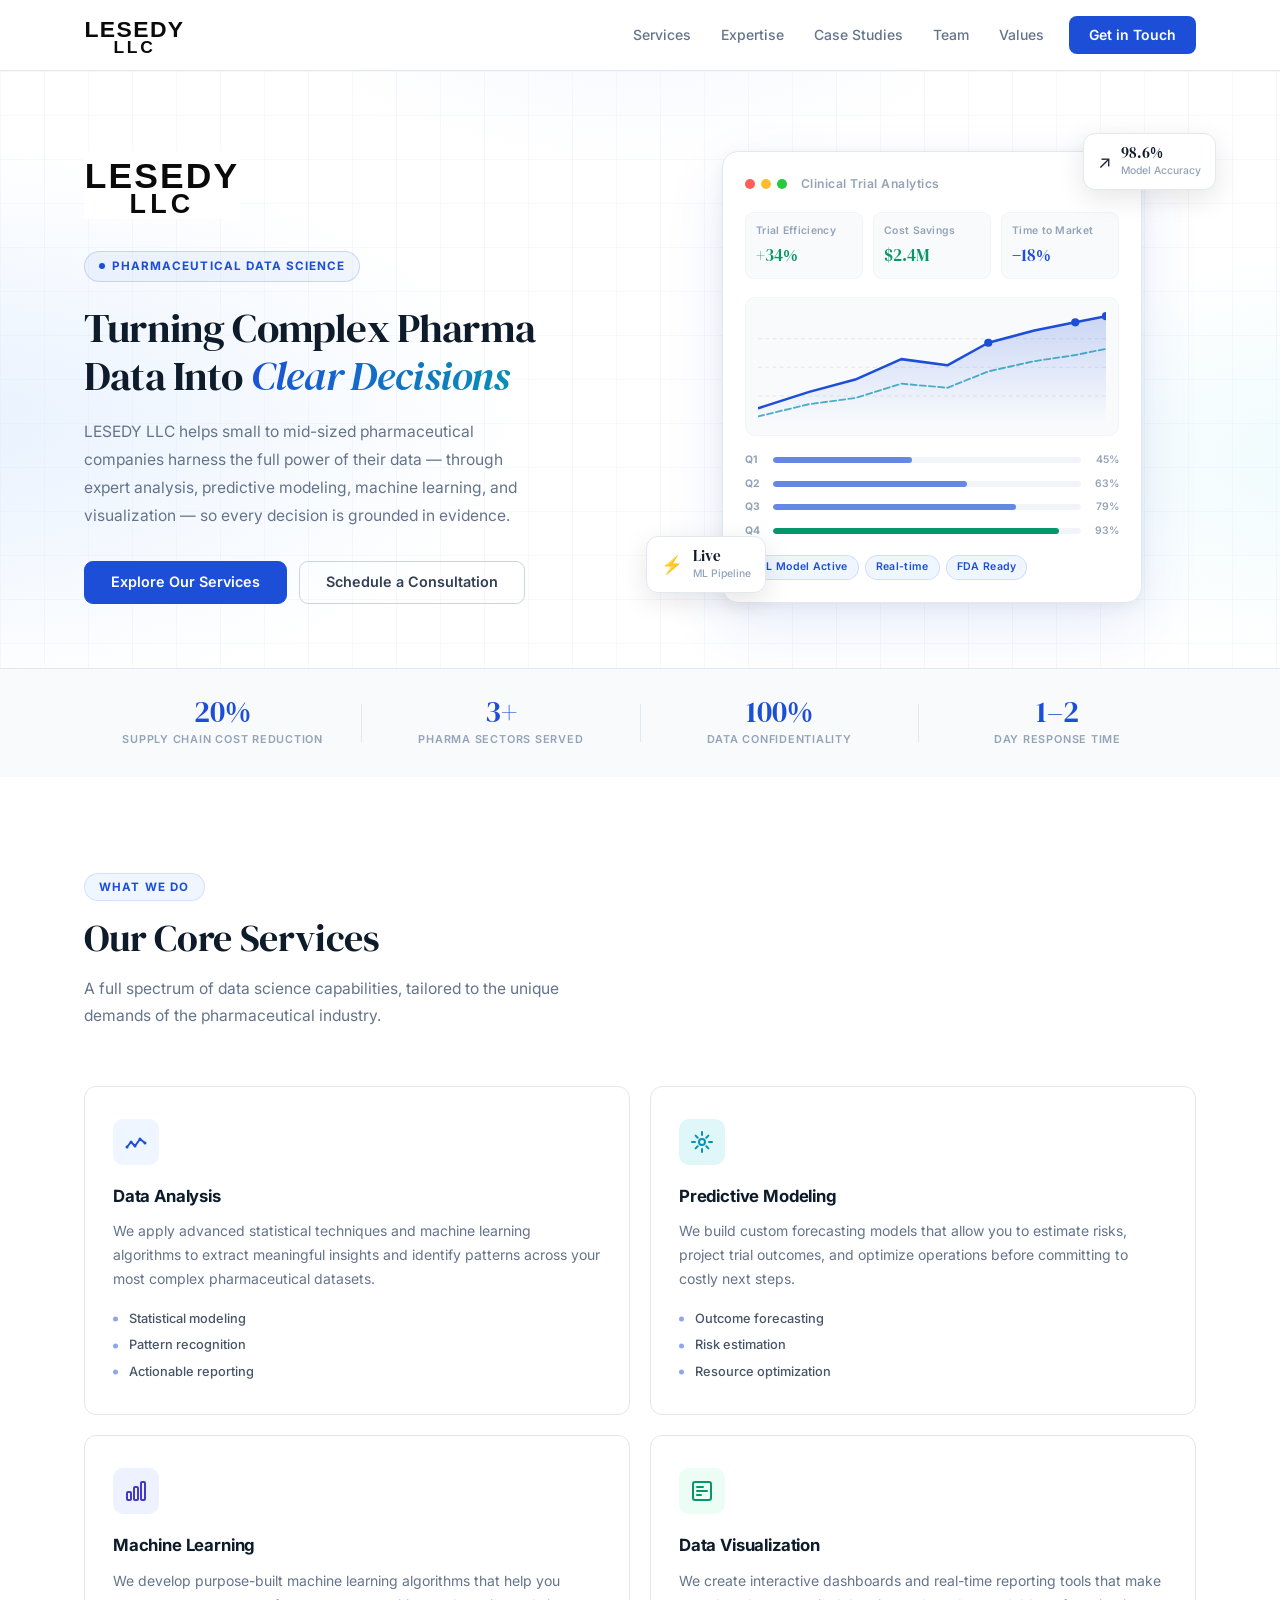
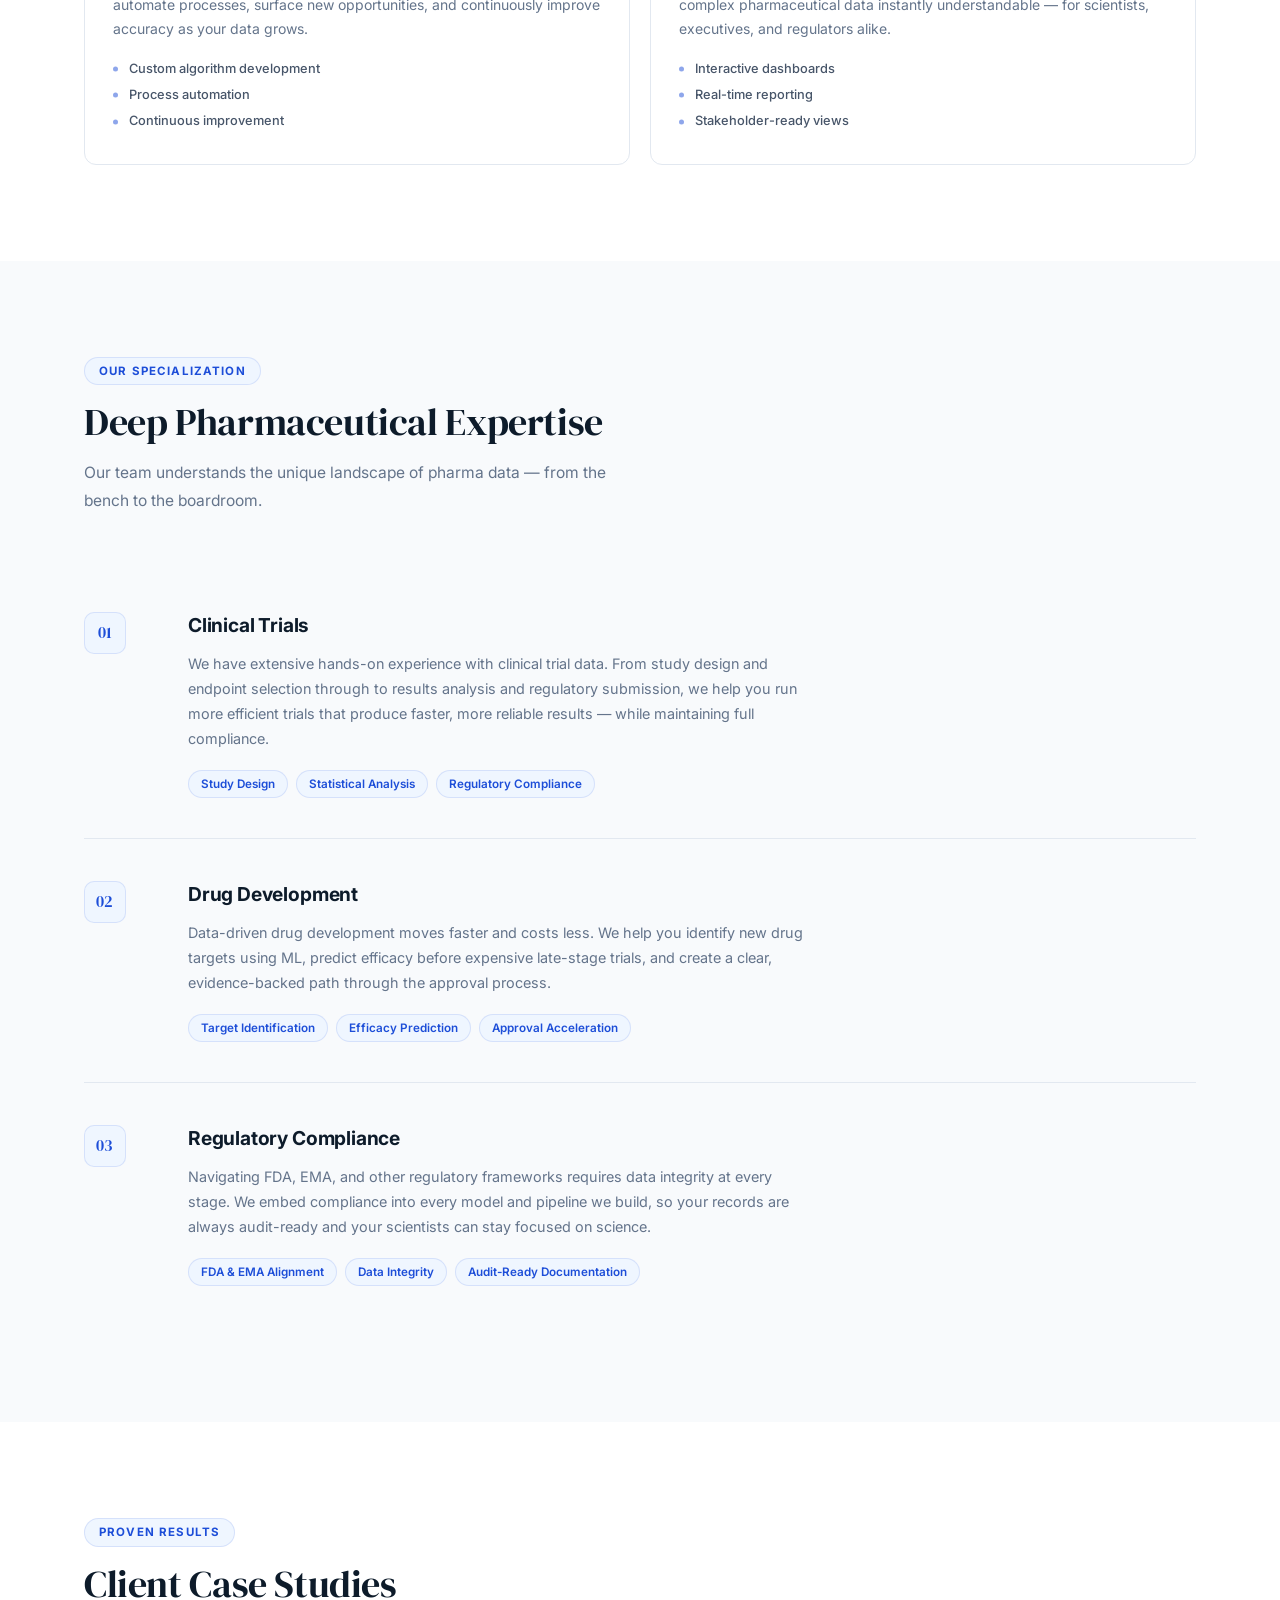
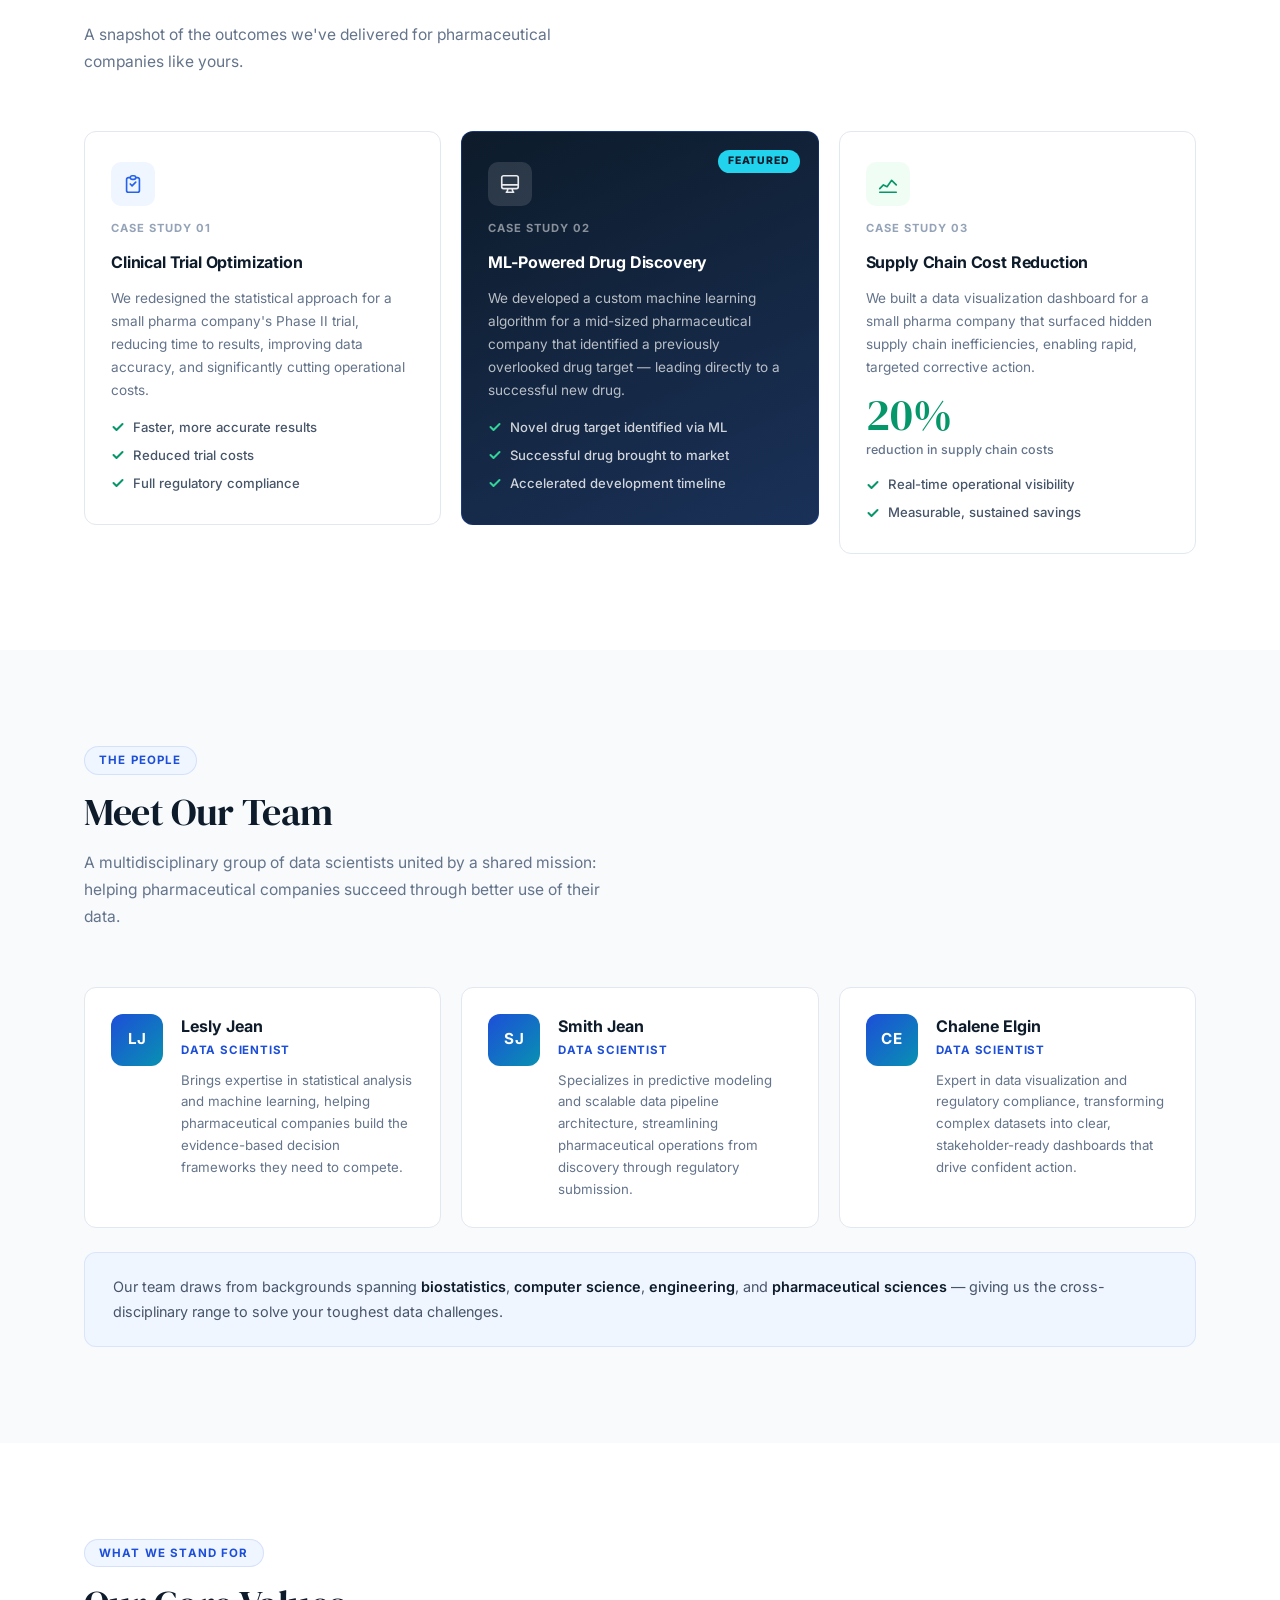
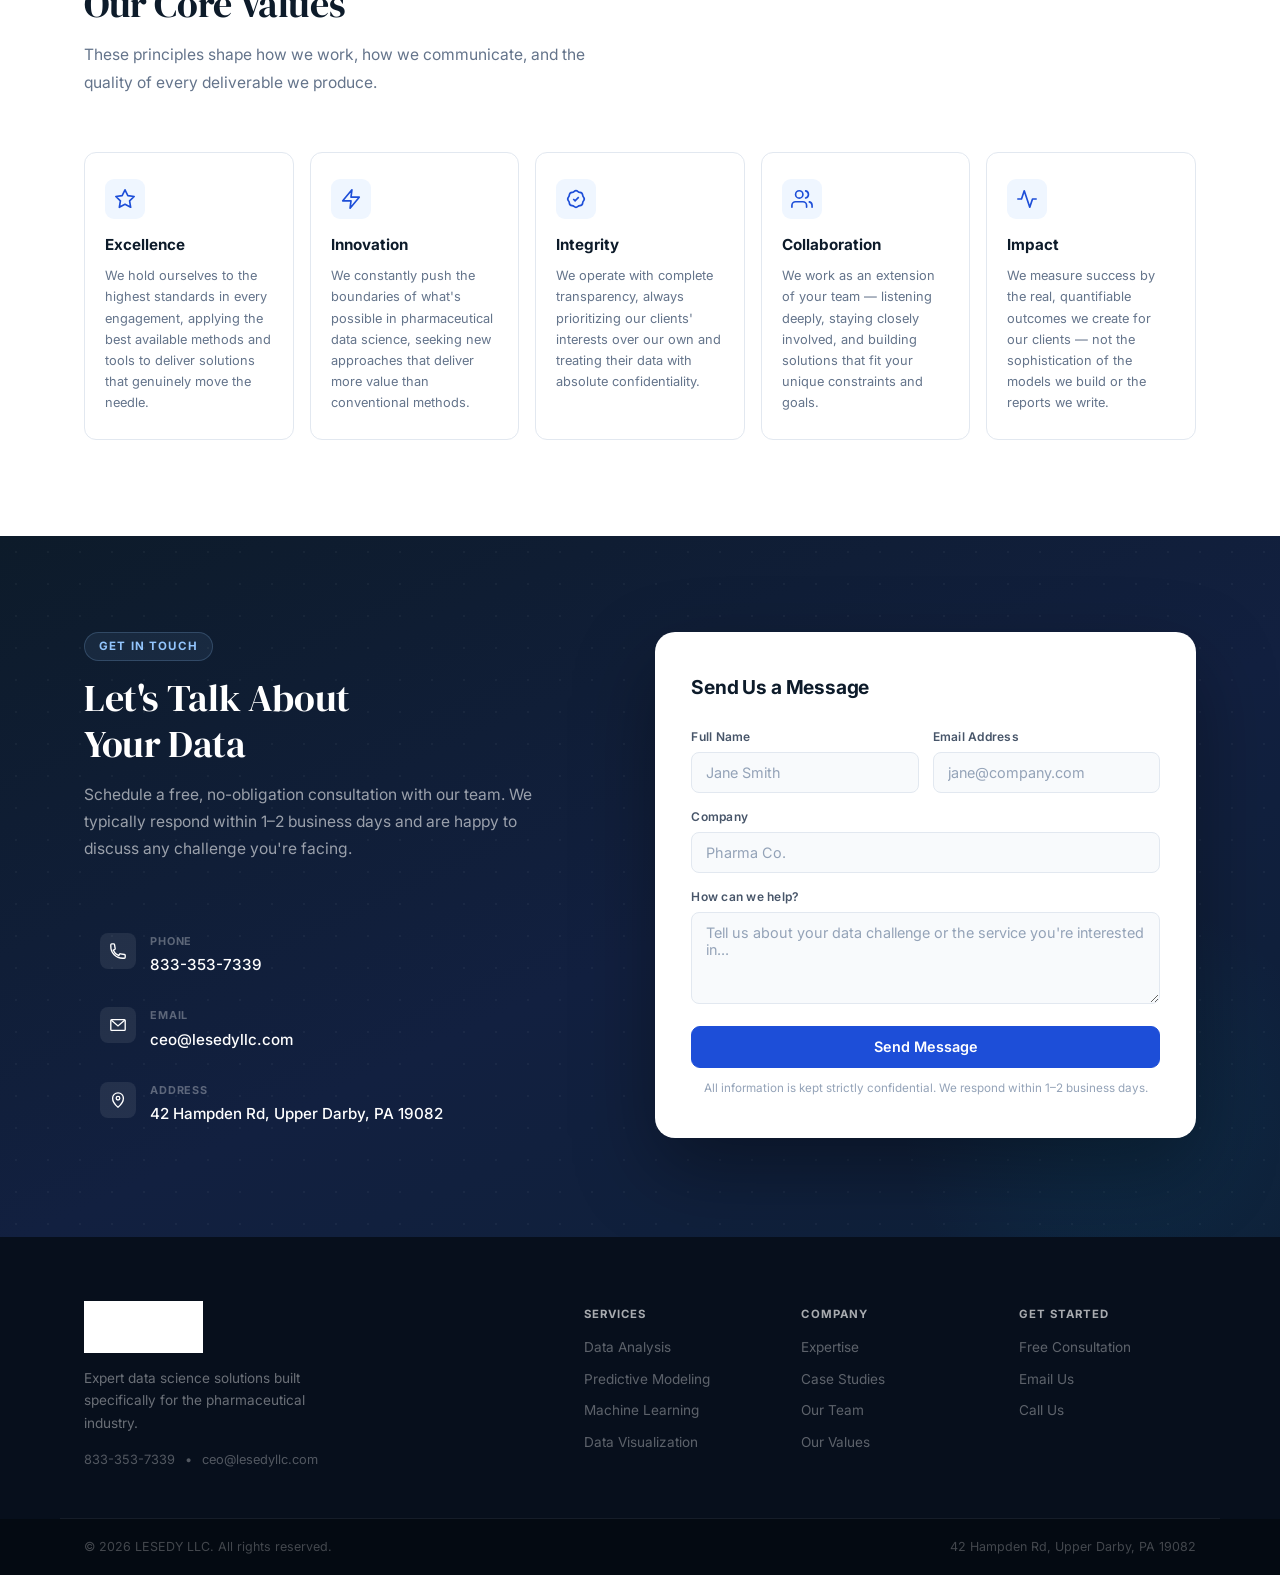
<file: index.html>
<!DOCTYPE html>
<html lang="en">
<head>
  <meta charset="UTF-8" />
  <meta name="viewport" content="width=device-width, initial-scale=1.0" />
  <meta name="description" content="LESEDY LLC provides expert data science services to small and mid-sized pharmaceutical companies — data analysis, predictive modeling, machine learning, and visualization." />
  <title>LESEDY LLC | Pharmaceutical Data Science</title>
  <link rel="stylesheet" href="style.css" />
  <link rel="preconnect" href="https://fonts.googleapis.com" />
  <link rel="preconnect" href="https://fonts.gstatic.com" crossorigin />
  <link href="https://fonts.googleapis.com/css2?family=Inter:wght@400;500;600;700&family=DM+Serif+Display&display=swap" rel="stylesheet" />
</head>
<body>

  <!-- ═══════════════════════════════════════════
       NAVIGATION
  ════════════════════════════════════════════ -->
  <header id="navbar">
    <div class="container nav-inner">
      <a href="#home" class="nav-brand">
        <img src="assets/logo.svg" alt="LESEDY LLC" />
      </a>
      <nav id="nav-links">
        <a href="#services">Services</a>
        <a href="#expertise">Expertise</a>
        <a href="#results">Case Studies</a>
        <a href="#team">Team</a>
        <a href="#values">Values</a>
        <a href="#contact" class="nav-cta">Get in Touch</a>
      </nav>
      <button id="menu-btn" aria-label="Open menu" aria-expanded="false">
        <span></span><span></span><span></span>
      </button>
    </div>
  </header>

  <!-- ═══════════════════════════════════════════
       HERO
  ════════════════════════════════════════════ -->
  <section id="home" class="hero">
    <div class="hero-glow"></div>
    <div class="container hero-body">

      <!-- LEFT -->
      <div class="hero-left">
        <img src="assets/logo.svg" alt="LESEDY LLC" class="hero-logo" />
        <p class="hero-eyebrow">
          <span class="eyebrow-dot"></span>
          Pharmaceutical Data Science
        </p>
        <h1>Turning Complex Pharma Data Into <em>Clear Decisions</em></h1>
        <p class="hero-lead">
          LESEDY LLC helps small to mid-sized pharmaceutical companies harness the full power
          of their data — through expert analysis, predictive modeling, machine learning, and
          visualization — so every decision is grounded in evidence.
        </p>
        <div class="hero-btns">
          <a href="#services" class="btn btn-primary">Explore Our Services</a>
          <a href="#contact" class="btn btn-outline">Schedule a Consultation</a>
        </div>
      </div>

      <!-- RIGHT — analytics dashboard mockup -->
      <div class="hero-right">
        <div class="dash-card">
          <div class="dash-titlebar">
            <div class="dot-r"></div><div class="dot-y"></div><div class="dot-g"></div>
            <span class="dash-title-text">Clinical Trial Analytics</span>
          </div>
          <div class="dash-kpis">
            <div class="kpi">
              <span class="kpi-label">Trial Efficiency</span>
              <span class="kpi-val up">+34%</span>
            </div>
            <div class="kpi">
              <span class="kpi-label">Cost Savings</span>
              <span class="kpi-val up">$2.4M</span>
            </div>
            <div class="kpi">
              <span class="kpi-label">Time to Market</span>
              <span class="kpi-val down">&minus;18%</span>
            </div>
          </div>
          <div class="dash-chart-area">
            <svg viewBox="0 0 340 110" fill="none" xmlns="http://www.w3.org/2000/svg">
              <line x1="0" y1="28" x2="340" y2="28" stroke="#E2E8F0" stroke-width="1" stroke-dasharray="4 3"/>
              <line x1="0" y1="56" x2="340" y2="56" stroke="#E2E8F0" stroke-width="1" stroke-dasharray="4 3"/>
              <line x1="0" y1="84" x2="340" y2="84" stroke="#E2E8F0" stroke-width="1" stroke-dasharray="4 3"/>
              <path d="M0 96 L50 80 L95 68 L140 48 L185 54 L225 32 L270 20 L310 12 L340 6 L340 110 L0 110Z" fill="url(#heroGrad)" opacity=".35"/>
              <path d="M0 96 L50 80 L95 68 L140 48 L185 54 L225 32 L270 20 L310 12 L340 6" stroke="#1D4ED8" stroke-width="2.5" stroke-linecap="round" stroke-linejoin="round"/>
              <path d="M0 104 L50 92 L95 86 L140 72 L185 76 L225 60 L270 50 L310 44 L340 38" stroke="#0891B2" stroke-width="1.8" stroke-linecap="round" stroke-linejoin="round" stroke-dasharray="6 3" opacity=".7"/>
              <circle cx="225" cy="32" r="4" fill="#1D4ED8"/>
              <circle cx="310" cy="12" r="4" fill="#1D4ED8"/>
              <circle cx="340" cy="6"  r="4" fill="#1D4ED8"/>
              <defs>
                <linearGradient id="heroGrad" x1="0" y1="0" x2="0" y2="1">
                  <stop offset="0%"   stop-color="#1D4ED8" stop-opacity=".6"/>
                  <stop offset="100%" stop-color="#1D4ED8" stop-opacity="0"/>
                </linearGradient>
              </defs>
            </svg>
          </div>
          <div class="dash-bars">
            <div class="dbar-row">
              <span class="dbar-lbl">Q1</span>
              <div class="dbar-track"><div class="dbar-fill" style="width:45%"></div></div>
              <span class="dbar-pct">45%</span>
            </div>
            <div class="dbar-row">
              <span class="dbar-lbl">Q2</span>
              <div class="dbar-track"><div class="dbar-fill" style="width:63%"></div></div>
              <span class="dbar-pct">63%</span>
            </div>
            <div class="dbar-row">
              <span class="dbar-lbl">Q3</span>
              <div class="dbar-track"><div class="dbar-fill" style="width:79%"></div></div>
              <span class="dbar-pct">79%</span>
            </div>
            <div class="dbar-row">
              <span class="dbar-lbl">Q4</span>
              <div class="dbar-track"><div class="dbar-fill hi" style="width:93%"></div></div>
              <span class="dbar-pct">93%</span>
            </div>
          </div>
          <div class="dash-pills">
            <span>ML Model Active</span>
            <span>Real-time</span>
            <span>FDA Ready</span>
          </div>
        </div>

        <!-- Floating chips -->
        <div class="float-chip float-chip-1">
          <span class="chip-icon">&#x2197;&#xfe0f;</span>
          <div>
            <div class="chip-val">98.6%</div>
            <div class="chip-sub">Model Accuracy</div>
          </div>
        </div>
        <div class="float-chip float-chip-2">
          <span class="chip-icon">&#x26a1;</span>
          <div>
            <div class="chip-val">Live</div>
            <div class="chip-sub">ML Pipeline</div>
          </div>
        </div>
      </div>

    </div><!-- /hero-body -->

    <div class="hero-stats-bar">
      <div class="container stats-inner">
        <div class="stat-item">
          <span class="stat-num">20%</span>
          <span class="stat-label">Supply Chain Cost Reduction</span>
        </div>
        <div class="stat-divider"></div>
        <div class="stat-item">
          <span class="stat-num">3+</span>
          <span class="stat-label">Pharma Sectors Served</span>
        </div>
        <div class="stat-divider"></div>
        <div class="stat-item">
          <span class="stat-num">100%</span>
          <span class="stat-label">Data Confidentiality</span>
        </div>
        <div class="stat-divider"></div>
        <div class="stat-item">
          <span class="stat-num">1–2</span>
          <span class="stat-label">Day Response Time</span>
        </div>
      </div>
    </div>
  </section>

  <!-- ═══════════════════════════════════════════
       SERVICES
  ════════════════════════════════════════════ -->
  <section id="services" class="section">
    <div class="container">
      <div class="section-label">What We Do</div>
      <h2 class="section-title">Our Core Services</h2>
      <p class="section-sub">
        A full spectrum of data science capabilities, tailored to the unique demands of
        the pharmaceutical industry.
      </p>
      <div class="services-grid">

        <div class="service-card">
          <div class="svc-icon blue">
            <svg viewBox="0 0 24 24" fill="none" width="24" height="24">
              <path d="M3 17l4-5 4 4 5-7 5 4" stroke="currentColor" stroke-width="2" stroke-linecap="round" stroke-linejoin="round"/>
              <circle cx="3" cy="17" r="1.5" fill="currentColor"/>
              <circle cx="7" cy="12" r="1.5" fill="currentColor"/>
              <circle cx="11" cy="16" r="1.5" fill="currentColor"/>
              <circle cx="16" cy="9" r="1.5" fill="currentColor"/>
              <circle cx="21" cy="13" r="1.5" fill="currentColor"/>
            </svg>
          </div>
          <h3>Data Analysis</h3>
          <p>We apply advanced statistical techniques and machine learning algorithms to extract meaningful insights and identify patterns across your most complex pharmaceutical datasets.</p>
          <ul class="svc-list">
            <li>Statistical modeling</li>
            <li>Pattern recognition</li>
            <li>Actionable reporting</li>
          </ul>
        </div>

        <div class="service-card">
          <div class="svc-icon teal">
            <svg viewBox="0 0 24 24" fill="none" width="24" height="24">
              <circle cx="12" cy="12" r="3" stroke="currentColor" stroke-width="2"/>
              <path d="M12 2v3M12 19v3M2 12h3M19 12h3" stroke="currentColor" stroke-width="2" stroke-linecap="round"/>
              <path d="M5.6 5.6l2.1 2.1M16.3 16.3l2.1 2.1M5.6 18.4l2.1-2.1M16.3 7.7l2.1-2.1" stroke="currentColor" stroke-width="2" stroke-linecap="round"/>
            </svg>
          </div>
          <h3>Predictive Modeling</h3>
          <p>We build custom forecasting models that allow you to estimate risks, project trial outcomes, and optimize operations before committing to costly next steps.</p>
          <ul class="svc-list">
            <li>Outcome forecasting</li>
            <li>Risk estimation</li>
            <li>Resource optimization</li>
          </ul>
        </div>

        <div class="service-card">
          <div class="svc-icon indigo">
            <svg viewBox="0 0 24 24" fill="none" width="24" height="24">
              <rect x="3" y="13" width="4" height="8" rx="1" stroke="currentColor" stroke-width="2"/>
              <rect x="10" y="8" width="4" height="13" rx="1" stroke="currentColor" stroke-width="2"/>
              <rect x="17" y="3" width="4" height="18" rx="1" stroke="currentColor" stroke-width="2"/>
            </svg>
          </div>
          <h3>Machine Learning</h3>
          <p>We develop purpose-built machine learning algorithms that help you automate processes, surface new opportunities, and continuously improve accuracy as your data grows.</p>
          <ul class="svc-list">
            <li>Custom algorithm development</li>
            <li>Process automation</li>
            <li>Continuous improvement</li>
          </ul>
        </div>

        <div class="service-card">
          <div class="svc-icon green">
            <svg viewBox="0 0 24 24" fill="none" width="24" height="24">
              <rect x="3" y="3" width="18" height="18" rx="2" stroke="currentColor" stroke-width="2"/>
              <path d="M7 12h10M7 8h6M7 16h4" stroke="currentColor" stroke-width="2" stroke-linecap="round"/>
            </svg>
          </div>
          <h3>Data Visualization</h3>
          <p>We create interactive dashboards and real-time reporting tools that make complex pharmaceutical data instantly understandable — for scientists, executives, and regulators alike.</p>
          <ul class="svc-list">
            <li>Interactive dashboards</li>
            <li>Real-time reporting</li>
            <li>Stakeholder-ready views</li>
          </ul>
        </div>

      </div>
    </div>
  </section>

  <!-- ═══════════════════════════════════════════
       EXPERTISE
  ════════════════════════════════════════════ -->
  <section id="expertise" class="section section-alt">
    <div class="container">
      <div class="section-label">Our Specialization</div>
      <h2 class="section-title">Deep Pharmaceutical Expertise</h2>
      <p class="section-sub">
        Our team understands the unique landscape of pharma data — from the bench to the boardroom.
      </p>
      <div class="expertise-list">

        <div class="exp-item">
          <div class="exp-number">01</div>
          <div class="exp-body">
            <h3>Clinical Trials</h3>
            <p>
              We have extensive hands-on experience with clinical trial data. From study design and
              endpoint selection through to results analysis and regulatory submission, we help you
              run more efficient trials that produce faster, more reliable results — while maintaining
              full compliance.
            </p>
            <div class="exp-tags">
              <span>Study Design</span>
              <span>Statistical Analysis</span>
              <span>Regulatory Compliance</span>
            </div>
          </div>
        </div>

        <div class="exp-item">
          <div class="exp-number">02</div>
          <div class="exp-body">
            <h3>Drug Development</h3>
            <p>
              Data-driven drug development moves faster and costs less. We help you identify new drug
              targets using ML, predict efficacy before expensive late-stage trials, and create a
              clear, evidence-backed path through the approval process.
            </p>
            <div class="exp-tags">
              <span>Target Identification</span>
              <span>Efficacy Prediction</span>
              <span>Approval Acceleration</span>
            </div>
          </div>
        </div>

        <div class="exp-item">
          <div class="exp-number">03</div>
          <div class="exp-body">
            <h3>Regulatory Compliance</h3>
            <p>
              Navigating FDA, EMA, and other regulatory frameworks requires data integrity at every
              stage. We embed compliance into every model and pipeline we build, so your records are
              always audit-ready and your scientists can stay focused on science.
            </p>
            <div class="exp-tags">
              <span>FDA &amp; EMA Alignment</span>
              <span>Data Integrity</span>
              <span>Audit-Ready Documentation</span>
            </div>
          </div>
        </div>

      </div>
    </div>
  </section>

  <!-- ═══════════════════════════════════════════
       CASE STUDIES
  ════════════════════════════════════════════ -->
  <section id="results" class="section">
    <div class="container">
      <div class="section-label">Proven Results</div>
      <h2 class="section-title">Client Case Studies</h2>
      <p class="section-sub">
        A snapshot of the outcomes we've delivered for pharmaceutical companies like yours.
      </p>
      <div class="cases-grid">

        <div class="case-card">
          <div class="case-icon-wrap" style="background:#EFF6FF;">
            <svg viewBox="0 0 24 24" fill="none" width="22" height="22">
              <path d="M9 5H7a2 2 0 00-2 2v12a2 2 0 002 2h10a2 2 0 002-2V7a2 2 0 00-2-2h-2M9 5a2 2 0 002 2h2a2 2 0 002-2M9 5a2 2 0 012-2h2a2 2 0 012 2" stroke="#2563EB" stroke-width="1.8" stroke-linecap="round"/>
              <path d="M9 12l2 2 4-4" stroke="#2563EB" stroke-width="1.8" stroke-linecap="round" stroke-linejoin="round"/>
            </svg>
          </div>
          <p class="case-num">Case Study 01</p>
          <h3>Clinical Trial Optimization</h3>
          <p class="case-desc">We redesigned the statistical approach for a small pharma company's Phase II trial, reducing time to results, improving data accuracy, and significantly cutting operational costs.</p>
          <div class="case-outcomes">
            <div class="outcome-row">
              <svg viewBox="0 0 14 14" fill="none" width="14" height="14"><path d="M2.5 7l3 3 6-6" stroke="#059669" stroke-width="2" stroke-linecap="round" stroke-linejoin="round"/></svg>
              Faster, more accurate results
            </div>
            <div class="outcome-row">
              <svg viewBox="0 0 14 14" fill="none" width="14" height="14"><path d="M2.5 7l3 3 6-6" stroke="#059669" stroke-width="2" stroke-linecap="round" stroke-linejoin="round"/></svg>
              Reduced trial costs
            </div>
            <div class="outcome-row">
              <svg viewBox="0 0 14 14" fill="none" width="14" height="14"><path d="M2.5 7l3 3 6-6" stroke="#059669" stroke-width="2" stroke-linecap="round" stroke-linejoin="round"/></svg>
              Full regulatory compliance
            </div>
          </div>
        </div>

        <div class="case-card case-featured">
          <div class="case-badge">Featured</div>
          <div class="case-icon-wrap" style="background:rgba(255,255,255,.12);">
            <svg viewBox="0 0 24 24" fill="none" width="22" height="22">
              <path d="M9.75 17L9 20l-1 1h8l-1-1-.75-3M3 13h18M5 17h14a2 2 0 002-2V5a2 2 0 00-2-2H5a2 2 0 00-2 2v10a2 2 0 002 2z" stroke="rgba(255,255,255,.9)" stroke-width="1.8" stroke-linecap="round" stroke-linejoin="round"/>
            </svg>
          </div>
          <p class="case-num" style="color:rgba(255,255,255,.5);">Case Study 02</p>
          <h3>ML-Powered Drug Discovery</h3>
          <p class="case-desc" style="color:rgba(255,255,255,.7);">We developed a custom machine learning algorithm for a mid-sized pharmaceutical company that identified a previously overlooked drug target — leading directly to a successful new drug.</p>
          <div class="case-outcomes">
            <div class="outcome-row" style="color:rgba(255,255,255,.8);">
              <svg viewBox="0 0 14 14" fill="none" width="14" height="14"><path d="M2.5 7l3 3 6-6" stroke="#34D399" stroke-width="2" stroke-linecap="round" stroke-linejoin="round"/></svg>
              Novel drug target identified via ML
            </div>
            <div class="outcome-row" style="color:rgba(255,255,255,.8);">
              <svg viewBox="0 0 14 14" fill="none" width="14" height="14"><path d="M2.5 7l3 3 6-6" stroke="#34D399" stroke-width="2" stroke-linecap="round" stroke-linejoin="round"/></svg>
              Successful drug brought to market
            </div>
            <div class="outcome-row" style="color:rgba(255,255,255,.8);">
              <svg viewBox="0 0 14 14" fill="none" width="14" height="14"><path d="M2.5 7l3 3 6-6" stroke="#34D399" stroke-width="2" stroke-linecap="round" stroke-linejoin="round"/></svg>
              Accelerated development timeline
            </div>
          </div>
        </div>

        <div class="case-card">
          <div class="case-icon-wrap" style="background:#F0FDF4;">
            <svg viewBox="0 0 24 24" fill="none" width="22" height="22">
              <path d="M3 17l4-4 4 2 5-7 5 5" stroke="#059669" stroke-width="1.8" stroke-linecap="round" stroke-linejoin="round"/>
              <path d="M21 21H3" stroke="#059669" stroke-width="1.8" stroke-linecap="round"/>
            </svg>
          </div>
          <p class="case-num">Case Study 03</p>
          <h3>Supply Chain Cost Reduction</h3>
          <p class="case-desc">We built a data visualization dashboard for a small pharma company that surfaced hidden supply chain inefficiencies, enabling rapid, targeted corrective action.</p>
          <div class="case-highlight">
            <span class="highlight-num">20%</span>
            <span class="highlight-label">reduction in supply chain costs</span>
          </div>
          <div class="case-outcomes">
            <div class="outcome-row">
              <svg viewBox="0 0 14 14" fill="none" width="14" height="14"><path d="M2.5 7l3 3 6-6" stroke="#059669" stroke-width="2" stroke-linecap="round" stroke-linejoin="round"/></svg>
              Real-time operational visibility
            </div>
            <div class="outcome-row">
              <svg viewBox="0 0 14 14" fill="none" width="14" height="14"><path d="M2.5 7l3 3 6-6" stroke="#059669" stroke-width="2" stroke-linecap="round" stroke-linejoin="round"/></svg>
              Measurable, sustained savings
            </div>
          </div>
        </div>

      </div>
    </div>
  </section>

  <!-- ═══════════════════════════════════════════
       TEAM
  ════════════════════════════════════════════ -->
  <section id="team" class="section section-alt">
    <div class="container">
      <div class="section-label">The People</div>
      <h2 class="section-title">Meet Our Team</h2>
      <p class="section-sub">
        A multidisciplinary group of data scientists united by a shared mission: helping
        pharmaceutical companies succeed through better use of their data.
      </p>
      <div class="team-grid">

        <div class="team-card">
          <div class="team-avatar">LJ</div>
          <div class="team-info">
            <h3>Lesly Jean</h3>
            <p class="team-role">Data Scientist</p>
            <p class="team-bio">Brings expertise in statistical analysis and machine learning, helping pharmaceutical companies build the evidence-based decision frameworks they need to compete.</p>
          </div>
        </div>

        <div class="team-card">
          <div class="team-avatar">SJ</div>
          <div class="team-info">
            <h3>Smith Jean</h3>
            <p class="team-role">Data Scientist</p>
            <p class="team-bio">Specializes in predictive modeling and scalable data pipeline architecture, streamlining pharmaceutical operations from discovery through regulatory submission.</p>
          </div>
        </div>

        <div class="team-card">
          <div class="team-avatar">CE</div>
          <div class="team-info">
            <h3>Chalene Elgin</h3>
            <p class="team-role">Data Scientist</p>
            <p class="team-bio">Expert in data visualization and regulatory compliance, transforming complex datasets into clear, stakeholder-ready dashboards that drive confident action.</p>
          </div>
        </div>

      </div>
      <div class="team-note">
        Our team draws from backgrounds spanning <strong>biostatistics</strong>, <strong>computer science</strong>,
        <strong>engineering</strong>, and <strong>pharmaceutical sciences</strong> — giving us the
        cross-disciplinary range to solve your toughest data challenges.
      </div>
    </div>
  </section>

  <!-- ═══════════════════════════════════════════
       VALUES
  ════════════════════════════════════════════ -->
  <section id="values" class="section">
    <div class="container">
      <div class="section-label">What We Stand For</div>
      <h2 class="section-title">Our Core Values</h2>
      <p class="section-sub">
        These principles shape how we work, how we communicate, and the quality of every
        deliverable we produce.
      </p>
      <div class="values-grid">

        <div class="value-card">
          <div class="value-icon">
            <svg viewBox="0 0 24 24" fill="none" width="22" height="22">
              <path d="M12 2l3.09 6.26L22 9.27l-5 4.87 1.18 6.88L12 17.77l-6.18 3.25L7 14.14 2 9.27l6.91-1.01L12 2z" stroke="currentColor" stroke-width="1.8" stroke-linejoin="round"/>
            </svg>
          </div>
          <h3>Excellence</h3>
          <p>We hold ourselves to the highest standards in every engagement, applying the best available methods and tools to deliver solutions that genuinely move the needle.</p>
        </div>

        <div class="value-card">
          <div class="value-icon">
            <svg viewBox="0 0 24 24" fill="none" width="22" height="22">
              <path d="M13 2L3 14h9l-1 8 10-12h-9l1-8z" stroke="currentColor" stroke-width="1.8" stroke-linecap="round" stroke-linejoin="round"/>
            </svg>
          </div>
          <h3>Innovation</h3>
          <p>We constantly push the boundaries of what's possible in pharmaceutical data science, seeking new approaches that deliver more value than conventional methods.</p>
        </div>

        <div class="value-card">
          <div class="value-icon">
            <svg viewBox="0 0 24 24" fill="none" width="22" height="22">
              <path d="M9 12l2 2 4-4M7.835 4.697a3.42 3.42 0 001.946-.806 3.42 3.42 0 014.438 0 3.42 3.42 0 001.946.806 3.42 3.42 0 013.138 3.138 3.42 3.42 0 00.806 1.946 3.42 3.42 0 010 4.438 3.42 3.42 0 00-.806 1.946 3.42 3.42 0 01-3.138 3.138 3.42 3.42 0 00-1.946.806 3.42 3.42 0 01-4.438 0 3.42 3.42 0 00-1.946-.806 3.42 3.42 0 01-3.138-3.138 3.42 3.42 0 00-.806-1.946 3.42 3.42 0 010-4.438 3.42 3.42 0 00.806-1.946 3.42 3.42 0 013.138-3.138z" stroke="currentColor" stroke-width="1.8"/>
            </svg>
          </div>
          <h3>Integrity</h3>
          <p>We operate with complete transparency, always prioritizing our clients' interests over our own and treating their data with absolute confidentiality.</p>
        </div>

        <div class="value-card">
          <div class="value-icon">
            <svg viewBox="0 0 24 24" fill="none" width="22" height="22">
              <path d="M17 21v-2a4 4 0 00-4-4H5a4 4 0 00-4 4v2M9 11a4 4 0 100-8 4 4 0 000 8zM23 21v-2a4 4 0 00-3-3.87M16 3.13a4 4 0 010 7.75" stroke="currentColor" stroke-width="1.8" stroke-linecap="round" stroke-linejoin="round"/>
            </svg>
          </div>
          <h3>Collaboration</h3>
          <p>We work as an extension of your team — listening deeply, staying closely involved, and building solutions that fit your unique constraints and goals.</p>
        </div>

        <div class="value-card">
          <div class="value-icon">
            <svg viewBox="0 0 24 24" fill="none" width="22" height="22">
              <path d="M22 12h-4l-3 9L9 3l-3 9H2" stroke="currentColor" stroke-width="1.8" stroke-linecap="round" stroke-linejoin="round"/>
            </svg>
          </div>
          <h3>Impact</h3>
          <p>We measure success by the real, quantifiable outcomes we create for our clients — not the sophistication of the models we build or the reports we write.</p>
        </div>

      </div>
    </div>
  </section>

  <!-- ═══════════════════════════════════════════
       CONTACT
  ════════════════════════════════════════════ -->
  <section id="contact" class="section section-contact">
    <div class="container contact-layout">

      <div class="contact-left">
        <div class="section-label light">Get in Touch</div>
        <h2 class="section-title light">Let's Talk About<br />Your Data</h2>
        <p class="section-sub light">
          Schedule a free, no-obligation consultation with our team. We typically respond
          within 1–2 business days and are happy to discuss any challenge you're facing.
        </p>
        <div class="contact-items">
          <a href="tel:8333537339" class="contact-item">
            <div class="ci-icon">
              <svg viewBox="0 0 20 20" fill="none" width="18" height="18">
                <path d="M2 3a1 1 0 011-1h2.153a1 1 0 01.986.836l.74 4.435a1 1 0 01-.54 1.06l-1.548.773a11.037 11.037 0 006.105 6.105l.774-1.548a1 1 0 011.059-.54l4.435.74a1 1 0 01.836.986V17a1 1 0 01-1 1h-2C7.82 18 2 12.18 2 5V3z" stroke="white" stroke-width="1.5"/>
              </svg>
            </div>
            <div>
              <p class="ci-label">Phone</p>
              <p class="ci-val">833-353-7339</p>
            </div>
          </a>
          <a href="mailto:ceo@lesedyllc.com" class="contact-item">
            <div class="ci-icon">
              <svg viewBox="0 0 20 20" fill="none" width="18" height="18">
                <path d="M3 4a1 1 0 00-1 1v10a1 1 0 001 1h14a1 1 0 001-1V5a1 1 0 00-1-1H3z" stroke="white" stroke-width="1.5"/>
                <path d="M3 5l7 6 7-6" stroke="white" stroke-width="1.5" stroke-linecap="round"/>
              </svg>
            </div>
            <div>
              <p class="ci-label">Email</p>
              <p class="ci-val">ceo@lesedyllc.com</p>
            </div>
          </a>
          <div class="contact-item">
            <div class="ci-icon">
              <svg viewBox="0 0 20 20" fill="none" width="18" height="18">
                <path d="M10 2a6 6 0 016 6c0 5-6 10-6 10S4 13 4 8a6 6 0 016-6z" stroke="white" stroke-width="1.5"/>
                <circle cx="10" cy="8" r="2" stroke="white" stroke-width="1.5"/>
              </svg>
            </div>
            <div>
              <p class="ci-label">Address</p>
              <p class="ci-val">42 Hampden Rd, Upper Darby, PA 19082</p>
            </div>
          </div>
        </div>
      </div>

      <div class="contact-right">
        <form id="contact-form" class="contact-form" action="https://formspree.io/f/YOUR_FORM_ID" method="POST">
          <h3>Send Us a Message</h3>
          <div class="form-row">
            <div class="form-group">
              <label for="name">Full Name</label>
              <input type="text" id="name" name="name" placeholder="Jane Smith" required />
            </div>
            <div class="form-group">
              <label for="email">Email Address</label>
              <input type="email" id="email" name="email" placeholder="jane@company.com" required />
            </div>
          </div>
          <div class="form-group">
            <label for="company">Company</label>
            <input type="text" id="company" name="company" placeholder="Pharma Co." />
          </div>
          <div class="form-group">
            <label for="message">How can we help?</label>
            <textarea id="message" name="message" rows="4" placeholder="Tell us about your data challenge or the service you're interested in..." required></textarea>
          </div>
          <button type="submit" class="btn btn-primary btn-full">Send Message</button>
          <p class="form-note">All information is kept strictly confidential. We respond within 1–2 business days.</p>
          <div id="form-success" class="form-success" aria-live="polite"></div>
        </form>
      </div>

    </div>
  </section>

  <!-- ═══════════════════════════════════════════
       FOOTER
  ════════════════════════════════════════════ -->
  <footer id="footer">
    <div class="container footer-inner">
      <div class="footer-brand">
        <img src="assets/logo.svg" alt="LESEDY LLC" class="footer-logo" />
        <p>Expert data science solutions built specifically for the pharmaceutical industry.</p>
        <div class="footer-contact-line">
          <a href="tel:8333537339">833-353-7339</a>
          &bull;
          <a href="mailto:ceo@lesedyllc.com">ceo@lesedyllc.com</a>
        </div>
      </div>
      <div class="footer-links">
        <div class="footer-col">
          <h4>Services</h4>
          <a href="#services">Data Analysis</a>
          <a href="#services">Predictive Modeling</a>
          <a href="#services">Machine Learning</a>
          <a href="#services">Data Visualization</a>
        </div>
        <div class="footer-col">
          <h4>Company</h4>
          <a href="#expertise">Expertise</a>
          <a href="#results">Case Studies</a>
          <a href="#team">Our Team</a>
          <a href="#values">Our Values</a>
        </div>
        <div class="footer-col">
          <h4>Get Started</h4>
          <a href="#contact">Free Consultation</a>
          <a href="mailto:ceo@lesedyllc.com">Email Us</a>
          <a href="tel:8333537339">Call Us</a>
        </div>
      </div>
    </div>
    <div class="footer-bottom">
      <div class="container footer-bottom-inner">
        <p>&copy; 2026 LESEDY LLC. All rights reserved.</p>
        <p>42 Hampden Rd, Upper Darby, PA 19082</p>
      </div>
    </div>
  </footer>

  <script src="script.js"></script>
</body>
</html>
</file>
<file: style.css>
/* ─────────────────────────────────────────────
   RESET & CUSTOM PROPERTIES
───────────────────────────────────────────── */
*, *::before, *::after { box-sizing: border-box; margin: 0; padding: 0; }

:root {
  /* Brand */
  --navy:       #0D1B2A;
  --navy-2:     #14263B;
  --blue:       #1D4ED8;
  --blue-hover: #1E40AF;
  --blue-lt:    #DBEAFE;
  --blue-pale:  #EFF6FF;
  --teal:       #0891B2;
  --teal-lt:    #E0F7FA;
  --indigo:     #4338CA;
  --indigo-lt:  #EEF2FF;
  --green:      #059669;
  --green-lt:   #ECFDF5;

  /* Neutrals */
  --white:    #FFFFFF;
  --gray-50:  #F8FAFC;
  --gray-100: #F1F5F9;
  --gray-200: #E2E8F0;
  --gray-300: #CBD5E1;
  --gray-400: #94A3B8;
  --gray-500: #64748B;
  --gray-600: #475569;
  --gray-700: #334155;
  --gray-800: #1E293B;
  --gray-900: #0F172A;

  /* Typography */
  --font-body:    'Inter', -apple-system, BlinkMacSystemFont, 'Segoe UI', sans-serif;
  --font-display: 'DM Serif Display', Georgia, serif;

  /* Shadows */
  --shadow-sm: 0 1px 3px rgba(0,0,0,.06), 0 1px 2px rgba(0,0,0,.04);
  --shadow:    0 4px 16px rgba(0,0,0,.07);
  --shadow-md: 0 8px 30px rgba(0,0,0,.10);
  --shadow-lg: 0 20px 60px rgba(0,0,0,.12);

  /* Layout */
  --max-w: 1160px;
  --radius: 12px;
  --radius-lg: 20px;
}

html {
  scroll-behavior: smooth;
  font-size: 16px;
}

body {
  font-family: var(--font-body);
  color: var(--gray-800);
  background: var(--white);
  line-height: 1.6;
  -webkit-font-smoothing: antialiased;
  overflow-x: hidden;
}

a { text-decoration: none; color: inherit; }
ul { list-style: none; }
img { display: block; max-width: 100%; }
button { cursor: pointer; font-family: inherit; }

/* ─────────────────────────────────────────────
   UTILITIES
───────────────────────────────────────────── */
.container {
  width: 100%;
  max-width: var(--max-w);
  margin-inline: auto;
  padding-inline: 24px;
}

/* ─────────────────────────────────────────────
   BUTTONS
───────────────────────────────────────────── */
.btn {
  display: inline-flex;
  align-items: center;
  justify-content: center;
  gap: 8px;
  padding: 13px 26px;
  border-radius: 9px;
  font-size: .9rem;
  font-weight: 600;
  line-height: 1;
  border: 1.5px solid transparent;
  transition: background .2s, color .2s, border-color .2s, transform .15s, box-shadow .2s;
  white-space: nowrap;
}
.btn:active { transform: translateY(1px); }

.btn-primary {
  background: var(--blue);
  color: var(--white);
  border-color: var(--blue);
}
.btn-primary:hover {
  background: var(--blue-hover);
  border-color: var(--blue-hover);
  box-shadow: 0 6px 20px rgba(29,78,216,.35);
  transform: translateY(-1px);
}

.btn-outline {
  background: transparent;
  color: var(--gray-700);
  border-color: var(--gray-300);
}
.btn-outline:hover {
  background: var(--gray-100);
  border-color: var(--gray-400);
  transform: translateY(-1px);
}

.btn-full { width: 100%; }

/* ─────────────────────────────────────────────
   NAVIGATION
───────────────────────────────────────────── */
#navbar {
  position: sticky;
  top: 0;
  z-index: 900;
  background: rgba(255,255,255,.95);
  backdrop-filter: blur(12px);
  border-bottom: 1px solid var(--gray-200);
  transition: box-shadow .25s;
}
#navbar.scrolled { box-shadow: var(--shadow); }

.nav-inner {
  display: flex;
  align-items: center;
  justify-content: space-between;
  height: 70px;
  gap: 24px;
}

.nav-brand img {
  height: 44px;
  width: auto;
}

#nav-links {
  display: flex;
  align-items: center;
  gap: 4px;
}
#nav-links a {
  font-size: .875rem;
  font-weight: 500;
  color: var(--gray-500);
  padding: 7px 13px;
  border-radius: 7px;
  transition: background .15s, color .15s;
}
#nav-links a:hover {
  background: var(--gray-100);
  color: var(--gray-900);
}
.nav-cta {
  background: var(--blue) !important;
  color: var(--white) !important;
  padding: 8px 20px !important;
  border-radius: 8px !important;
  font-weight: 600 !important;
  margin-left: 8px;
}
.nav-cta:hover {
  background: var(--blue-hover) !important;
}

#menu-btn {
  display: none;
  flex-direction: column;
  align-items: center;
  justify-content: center;
  gap: 5px;
  background: none;
  border: 1px solid var(--gray-200);
  border-radius: 7px;
  width: 38px;
  height: 38px;
  padding: 0;
}
#menu-btn span {
  display: block;
  width: 17px;
  height: 2px;
  background: var(--gray-700);
  border-radius: 2px;
  transition: .2s;
}
#menu-btn.open span:nth-child(1) { transform: translateY(7px) rotate(45deg); }
#menu-btn.open span:nth-child(2) { opacity: 0; }
#menu-btn.open span:nth-child(3) { transform: translateY(-7px) rotate(-45deg); }

.mobile-nav {
  display: none;
  flex-direction: column;
  border-top: 1px solid var(--gray-100);
  padding: 12px 0 16px;
}
.mobile-nav.open { display: flex; }
.mobile-nav a {
  font-size: .95rem;
  font-weight: 500;
  color: var(--gray-700);
  padding: 11px 24px;
  border-bottom: 1px solid var(--gray-100);
}
.mobile-nav a:last-child {
  border-bottom: none;
  color: var(--blue);
  font-weight: 600;
  margin-top: 4px;
}

/* ─────────────────────────────────────────────
   HERO  — light / modern-tech
───────────────────────────────────────────── */
.hero {
  background: #ffffff;
  position: relative;
  overflow: hidden;
}

/* Fine grid lines */
.hero::before {
  content: '';
  position: absolute;
  inset: 0;
  background-image:
    linear-gradient(rgba(29,78,216,.04) 1px, transparent 1px),
    linear-gradient(90deg, rgba(29,78,216,.04) 1px, transparent 1px);
  background-size: 44px 44px;
  pointer-events: none;
}

/* Soft colour wash */
.hero-glow {
  position: absolute;
  inset: 0;
  background:
    radial-gradient(ellipse 70% 60% at -5% 50%,  rgba(219,234,254,.65) 0%, transparent 65%),
    radial-gradient(ellipse 55% 45% at 108% 55%, rgba(224,247,250,.55) 0%, transparent 65%),
    radial-gradient(ellipse 45% 35% at 50% -8%,  rgba(238,242,255,.55) 0%, transparent 60%);
  pointer-events: none;
}

/* Two-column split */
.hero-body {
  position: relative;
  z-index: 2;
  padding-top: 80px;
  padding-bottom: 64px;
  display: grid;
  grid-template-columns: 1fr 1fr;
  gap: 56px;
  align-items: center;
}

/* LEFT */
.hero-left {
  display: flex;
  flex-direction: column;
  align-items: flex-start;
}

.hero-logo {
  height: 68px;
  width: auto;
  margin-bottom: 32px;
}

.hero-eyebrow {
  display: inline-flex;
  align-items: center;
  gap: 7px;
  font-size: .73rem;
  font-weight: 700;
  letter-spacing: .09em;
  text-transform: uppercase;
  color: var(--blue);
  border: 1px solid rgba(29,78,216,.18);
  background: rgba(29,78,216,.05);
  padding: 5px 14px;
  border-radius: 50px;
  margin-bottom: 22px;
}
.eyebrow-dot {
  width: 6px;
  height: 6px;
  border-radius: 50%;
  background: var(--blue);
  animation: blink 2.4s ease-in-out infinite;
}
@keyframes blink {
  0%, 100% { opacity: 1; }
  50%       { opacity: .3; }
}

.hero h1 {
  font-family: var(--font-display);
  font-size: clamp(2rem, 3.2vw, 3rem);
  font-weight: 400;
  color: var(--navy);
  line-height: 1.18;
  letter-spacing: -.02em;
  margin-bottom: 18px;
  max-width: 500px;
}
.hero h1 em {
  font-style: italic;
  background: linear-gradient(120deg, var(--blue) 0%, var(--teal) 100%);
  -webkit-background-clip: text;
  -webkit-text-fill-color: transparent;
  background-clip: text;
}

.hero-lead {
  font-size: .975rem;
  color: var(--gray-500);
  line-height: 1.78;
  max-width: 450px;
  margin-bottom: 32px;
}

.hero-btns {
  display: flex;
  gap: 12px;
  flex-wrap: wrap;
}

/* RIGHT — dashboard visual */
.hero-right {
  position: relative;
  display: flex;
  align-items: center;
  justify-content: center;
}

.dash-card {
  background: var(--white);
  border: 1px solid var(--gray-200);
  border-radius: 16px;
  padding: 22px;
  box-shadow: 0 24px 60px rgba(29,78,216,.10), 0 4px 16px rgba(0,0,0,.06);
  width: 100%;
  max-width: 420px;
  position: relative;
  z-index: 2;
}

.dash-titlebar {
  display: flex;
  align-items: center;
  gap: 6px;
  margin-bottom: 18px;
}
.dot-r { width: 10px; height: 10px; border-radius: 50%; background: #FF5F56; }
.dot-y { width: 10px; height: 10px; border-radius: 50%; background: #FFBD2E; }
.dot-g { width: 10px; height: 10px; border-radius: 50%; background: #27C93F; }
.dash-title-text {
  margin-left: 8px;
  font-size: .76rem;
  font-weight: 600;
  color: var(--gray-400);
  letter-spacing: .04em;
}

.dash-kpis {
  display: grid;
  grid-template-columns: repeat(3, 1fr);
  gap: 10px;
  margin-bottom: 18px;
}
.kpi {
  background: var(--gray-50);
  border: 1px solid var(--gray-100);
  border-radius: 9px;
  padding: 10px 10px 8px;
}
.kpi-label { font-size: .65rem; font-weight: 600; color: var(--gray-400); display: block; margin-bottom: 4px; letter-spacing: .03em; }
.kpi-val   { font-family: var(--font-display); font-size: 1.05rem; font-weight: 400; }
.kpi-val.up   { color: var(--green); }
.kpi-val.down { color: var(--blue); }

.dash-chart-area {
  background: var(--gray-50);
  border: 1px solid var(--gray-100);
  border-radius: 10px;
  padding: 12px;
  margin-bottom: 16px;
  overflow: hidden;
}
.dash-chart-area svg { width: 100%; height: auto; display: block; }

.dash-bars { display: flex; flex-direction: column; gap: 7px; margin-bottom: 16px; }
.dbar-row  { display: flex; align-items: center; gap: 10px; }
.dbar-lbl  { font-size: .65rem; font-weight: 700; color: var(--gray-400); width: 18px; }
.dbar-track { flex: 1; height: 6px; background: var(--gray-100); border-radius: 99px; overflow: hidden; }
.dbar-fill  { height: 100%; border-radius: 99px; background: var(--blue); opacity: .65; transition: width 1.4s cubic-bezier(.23,1,.32,1); }
.dbar-fill.hi { background: var(--green); opacity: 1; }
.dbar-pct  { font-size: .65rem; font-weight: 600; color: var(--gray-400); width: 28px; text-align: right; }

.dash-pills { display: flex; gap: 6px; flex-wrap: wrap; }
.dash-pills span {
  font-size: .66rem;
  font-weight: 600;
  color: var(--blue);
  background: var(--blue-pale);
  border: 1px solid rgba(29,78,216,.14);
  padding: 3px 10px;
  border-radius: 50px;
  letter-spacing: .03em;
}

/* Floating accent cards */
.float-chip {
  position: absolute;
  background: var(--white);
  border: 1px solid var(--gray-200);
  border-radius: 12px;
  padding: 10px 14px;
  box-shadow: 0 8px 28px rgba(0,0,0,.10);
  display: flex;
  align-items: center;
  gap: 10px;
  z-index: 3;
}
.float-chip-1 { top: -18px;  right: -20px; animation: chipFloat 4s ease-in-out infinite; }
.float-chip-2 { bottom: 10px; left: -22px;  animation: chipFloat 4s ease-in-out infinite 2s; }
@keyframes chipFloat {
  0%, 100% { transform: translateY(0); }
  50%       { transform: translateY(-7px); }
}
.chip-icon { font-size: 1.1rem; }
.chip-val  { font-family: var(--font-display); font-size: .95rem; color: var(--navy); line-height: 1.2; }
.chip-sub  { font-size: .65rem; color: var(--gray-400); font-weight: 500; }

/* Stats bar — light */
.hero-stats-bar {
  position: relative;
  z-index: 2;
  border-top: 1px solid var(--gray-200);
  background: var(--gray-50);
}
.stats-inner {
  display: flex;
  align-items: center;
  padding: 22px 24px;
  gap: 0;
  flex-wrap: wrap;
}
.stat-item {
  flex: 1;
  min-width: 150px;
  display: flex;
  flex-direction: column;
  align-items: center;
  padding: 6px 16px;
}
.stat-num {
  font-family: var(--font-display);
  font-size: 1.9rem;
  font-weight: 400;
  color: var(--blue);
  line-height: 1;
  margin-bottom: 4px;
}
.stat-label {
  font-size: .68rem;
  font-weight: 600;
  text-transform: uppercase;
  letter-spacing: .07em;
  color: var(--gray-400);
}
.stat-divider {
  width: 1px;
  height: 38px;
  background: var(--gray-200);
  flex-shrink: 0;
}

/* ─────────────────────────────────────────────
   SECTION COMMONS
───────────────────────────────────────────── */
.section { padding: 96px 0; }
.section-alt { background: var(--gray-50); }

.section-label {
  display: inline-block;
  font-size: .72rem;
  font-weight: 700;
  letter-spacing: .1em;
  text-transform: uppercase;
  color: var(--blue);
  background: var(--blue-pale);
  border: 1px solid rgba(29,78,216,.12);
  padding: 4px 14px;
  border-radius: 50px;
  margin-bottom: 14px;
}
.section-label.light {
  color: #93C5FD;
  background: rgba(147,197,253,.08);
  border-color: rgba(147,197,253,.2);
}

.section-title {
  font-family: var(--font-display);
  font-size: clamp(1.8rem, 3vw, 2.6rem);
  font-weight: 400;
  color: var(--navy);
  line-height: 1.2;
  letter-spacing: -.01em;
  margin-bottom: 14px;
}
.section-title.light { color: var(--white); }

.section-sub {
  font-size: .975rem;
  color: var(--gray-500);
  line-height: 1.75;
  max-width: 540px;
  margin-bottom: 56px;
}
.section-sub.light { color: rgba(255,255,255,.58); }

/* ─────────────────────────────────────────────
   SERVICES
───────────────────────────────────────────── */
.services-grid {
  display: grid;
  grid-template-columns: repeat(2, 1fr);
  gap: 20px;
}

.service-card {
  background: var(--white);
  border: 1px solid var(--gray-200);
  border-radius: var(--radius);
  padding: 32px 28px;
  transition: box-shadow .25s, transform .25s, border-color .25s;
}
.service-card:hover {
  box-shadow: var(--shadow-md);
  transform: translateY(-3px);
  border-color: var(--gray-300);
}

.svc-icon {
  width: 46px;
  height: 46px;
  border-radius: 10px;
  display: flex;
  align-items: center;
  justify-content: center;
  margin-bottom: 18px;
}
.svc-icon.blue   { background: var(--blue-pale);  color: var(--blue); }
.svc-icon.teal   { background: var(--teal-lt);    color: var(--teal); }
.svc-icon.indigo { background: var(--indigo-lt);  color: var(--indigo); }
.svc-icon.green  { background: var(--green-lt);   color: var(--green); }

.service-card h3 {
  font-size: 1.05rem;
  font-weight: 700;
  color: var(--navy);
  margin-bottom: 10px;
  letter-spacing: -.01em;
}
.service-card > p {
  font-size: .875rem;
  color: var(--gray-500);
  line-height: 1.7;
  margin-bottom: 18px;
}
.svc-list {
  display: flex;
  flex-direction: column;
  gap: 6px;
}
.svc-list li {
  font-size: .8rem;
  font-weight: 500;
  color: var(--gray-600);
  padding-left: 16px;
  position: relative;
}
.svc-list li::before {
  content: '';
  position: absolute;
  left: 0;
  top: 50%;
  transform: translateY(-50%);
  width: 5px;
  height: 5px;
  border-radius: 50%;
  background: var(--blue);
  opacity: .5;
}

/* ─────────────────────────────────────────────
   EXPERTISE
───────────────────────────────────────────── */
.expertise-list {
  display: flex;
  flex-direction: column;
}

.exp-item {
  display: grid;
  grid-template-columns: 72px 1fr;
  gap: 32px;
  padding: 40px 0;
  border-bottom: 1px solid var(--gray-200);
}
.exp-item:last-child { border-bottom: none; }

.exp-number {
  font-family: var(--font-display);
  font-size: 1rem;
  font-weight: 400;
  color: var(--blue);
  background: var(--blue-pale);
  border: 1px solid rgba(29,78,216,.12);
  width: 42px;
  height: 42px;
  border-radius: 10px;
  display: flex;
  align-items: center;
  justify-content: center;
  letter-spacing: .03em;
  flex-shrink: 0;
  margin-top: 2px;
}

.exp-body h3 {
  font-size: 1.2rem;
  font-weight: 700;
  color: var(--navy);
  margin-bottom: 10px;
  letter-spacing: -.01em;
}
.exp-body p {
  font-size: .9rem;
  color: var(--gray-500);
  line-height: 1.75;
  margin-bottom: 18px;
  max-width: 620px;
}
.exp-tags {
  display: flex;
  flex-wrap: wrap;
  gap: 8px;
}
.exp-tags span {
  font-size: .73rem;
  font-weight: 600;
  color: var(--blue);
  background: var(--blue-pale);
  border: 1px solid rgba(29,78,216,.12);
  padding: 4px 12px;
  border-radius: 50px;
}

/* ─────────────────────────────────────────────
   CASE STUDIES
───────────────────────────────────────────── */
.cases-grid {
  display: grid;
  grid-template-columns: repeat(3, 1fr);
  gap: 20px;
  align-items: start;
}

.case-card {
  background: var(--white);
  border: 1px solid var(--gray-200);
  border-radius: var(--radius);
  padding: 30px 26px;
  position: relative;
  display: flex;
  flex-direction: column;
  gap: 14px;
  transition: box-shadow .25s, transform .25s;
}
.case-card:hover { box-shadow: var(--shadow-md); transform: translateY(-3px); }

.case-featured {
  background: linear-gradient(155deg, var(--navy) 0%, #1a3158 100%);
  border-color: rgba(29,78,216,.35);
  color: var(--white);
}
.case-featured:hover { box-shadow: 0 20px 50px rgba(13,27,42,.5); }

.case-badge {
  position: absolute;
  top: 18px; right: 18px;
  background: #22D3EE;
  color: var(--navy);
  font-size: .65rem;
  font-weight: 800;
  letter-spacing: .08em;
  text-transform: uppercase;
  padding: 3px 10px;
  border-radius: 50px;
}

.case-icon-wrap {
  width: 44px;
  height: 44px;
  border-radius: 10px;
  display: flex;
  align-items: center;
  justify-content: center;
  flex-shrink: 0;
}

.case-num {
  font-size: .7rem;
  font-weight: 700;
  text-transform: uppercase;
  letter-spacing: .09em;
  color: var(--gray-400);
}

.case-card h3 {
  font-size: 1rem;
  font-weight: 700;
  color: var(--navy);
  letter-spacing: -.01em;
  line-height: 1.3;
}
.case-featured h3 { color: var(--white); }

.case-desc {
  font-size: .85rem;
  color: var(--gray-500);
  line-height: 1.7;
}

.case-highlight {
  display: flex;
  flex-direction: column;
  gap: 2px;
}
.highlight-num {
  font-family: var(--font-display);
  font-size: 2.8rem;
  line-height: 1;
  color: var(--green);
}
.highlight-label {
  font-size: .78rem;
  font-weight: 500;
  color: var(--gray-500);
}

.case-outcomes { display: flex; flex-direction: column; gap: 7px; }
.outcome-row {
  display: flex;
  align-items: center;
  gap: 8px;
  font-size: .82rem;
  font-weight: 500;
  color: var(--gray-600);
}

/* ─────────────────────────────────────────────
   TEAM
───────────────────────────────────────────── */
.team-grid {
  display: grid;
  grid-template-columns: repeat(3, 1fr);
  gap: 20px;
  margin-bottom: 24px;
}

.team-card {
  background: var(--white);
  border: 1px solid var(--gray-200);
  border-radius: var(--radius);
  padding: 26px;
  display: flex;
  gap: 18px;
  align-items: flex-start;
  transition: box-shadow .25s, transform .25s;
}
.team-card:hover { box-shadow: var(--shadow-md); transform: translateY(-3px); }

.team-avatar {
  width: 52px;
  height: 52px;
  border-radius: 12px;
  background: linear-gradient(135deg, var(--blue), var(--teal));
  display: flex;
  align-items: center;
  justify-content: center;
  font-size: .95rem;
  font-weight: 700;
  color: var(--white);
  flex-shrink: 0;
  letter-spacing: .03em;
}

.team-info h3 {
  font-size: 1rem;
  font-weight: 700;
  color: var(--navy);
  margin-bottom: 2px;
}
.team-role {
  font-size: .72rem;
  font-weight: 700;
  text-transform: uppercase;
  letter-spacing: .07em;
  color: var(--blue);
  margin-bottom: 10px;
}
.team-bio {
  font-size: .83rem;
  color: var(--gray-500);
  line-height: 1.65;
}

.team-note {
  background: var(--blue-pale);
  border: 1px solid rgba(29,78,216,.1);
  border-radius: var(--radius);
  padding: 22px 28px;
  font-size: .9rem;
  color: var(--gray-600);
  line-height: 1.7;
}
.team-note strong { color: var(--navy); font-weight: 600; }

/* ─────────────────────────────────────────────
   VALUES
───────────────────────────────────────────── */
.values-grid {
  display: grid;
  grid-template-columns: repeat(5, 1fr);
  gap: 16px;
}

.value-card {
  background: var(--white);
  border: 1px solid var(--gray-200);
  border-radius: var(--radius);
  padding: 26px 20px;
  transition: box-shadow .25s, transform .25s;
}
.value-card:hover { box-shadow: var(--shadow-md); transform: translateY(-3px); }

.value-icon {
  width: 40px;
  height: 40px;
  background: var(--blue-pale);
  border-radius: 9px;
  display: flex;
  align-items: center;
  justify-content: center;
  color: var(--blue);
  margin-bottom: 14px;
}
.value-card h3 {
  font-size: .95rem;
  font-weight: 700;
  color: var(--navy);
  margin-bottom: 8px;
}
.value-card p {
  font-size: .8rem;
  color: var(--gray-500);
  line-height: 1.65;
}

/* ─────────────────────────────────────────────
   CONTACT
───────────────────────────────────────────── */
.section-contact {
  background: linear-gradient(155deg, #0D1B2A 0%, #122040 55%, #0e2038 100%);
  position: relative;
  overflow: hidden;
}
.section-contact::before {
  content: '';
  position: absolute;
  inset: 0;
  background-image: radial-gradient(rgba(255,255,255,.04) 1px, transparent 1px);
  background-size: 32px 32px;
  pointer-events: none;
}
.section-contact::after {
  content: '';
  position: absolute;
  bottom: -120px; right: -80px;
  width: 480px; height: 480px;
  background: radial-gradient(circle, rgba(8,145,178,.1) 0%, transparent 65%);
  pointer-events: none;
}

.contact-layout {
  display: grid;
  grid-template-columns: 1fr 1.1fr;
  gap: 80px;
  align-items: start;
  position: relative;
  z-index: 2;
}

.contact-items {
  margin-top: 36px;
  display: flex;
  flex-direction: column;
  gap: 2px;
}
.contact-item {
  display: flex;
  align-items: flex-start;
  gap: 14px;
  padding: 14px 16px;
  border-radius: 10px;
  transition: background .2s;
}
a.contact-item:hover { background: rgba(255,255,255,.05); }

.ci-icon {
  width: 36px;
  height: 36px;
  background: rgba(255,255,255,.08);
  border-radius: 8px;
  display: flex;
  align-items: center;
  justify-content: center;
  flex-shrink: 0;
}
.ci-label {
  font-size: .68rem;
  font-weight: 700;
  text-transform: uppercase;
  letter-spacing: .08em;
  color: rgba(255,255,255,.32);
  margin-bottom: 3px;
}
.ci-val {
  font-size: .95rem;
  font-weight: 500;
  color: var(--white);
}

/* Form */
.contact-form {
  background: var(--white);
  border-radius: var(--radius-lg);
  padding: 40px 36px;
  box-shadow: 0 32px 80px rgba(0,0,0,.35);
}
.contact-form h3 {
  font-size: 1.2rem;
  font-weight: 700;
  color: var(--navy);
  margin-bottom: 24px;
  letter-spacing: -.01em;
}
.form-row {
  display: grid;
  grid-template-columns: 1fr 1fr;
  gap: 14px;
}
.form-group { margin-bottom: 14px; }
.form-group label {
  display: block;
  font-size: .75rem;
  font-weight: 600;
  color: var(--gray-600);
  margin-bottom: 6px;
  letter-spacing: .02em;
}
.form-group input,
.form-group textarea {
  width: 100%;
  padding: 11px 14px;
  border: 1.5px solid var(--gray-200);
  border-radius: 8px;
  font-family: var(--font-body);
  font-size: .9rem;
  color: var(--gray-800);
  background: var(--gray-50);
  outline: none;
  transition: border-color .2s, box-shadow .2s, background .2s;
  resize: vertical;
}
.form-group input::placeholder,
.form-group textarea::placeholder { color: var(--gray-400); }
.form-group input:focus,
.form-group textarea:focus {
  border-color: var(--blue);
  background: var(--white);
  box-shadow: 0 0 0 3px rgba(29,78,216,.1);
}
.form-note {
  font-size: .73rem;
  color: var(--gray-400);
  text-align: center;
  margin-top: 12px;
  line-height: 1.5;
}
.form-success {
  display: none;
  margin-top: 12px;
  background: var(--green-lt);
  color: #065F46;
  border: 1px solid #A7F3D0;
  border-radius: 8px;
  padding: 11px 16px;
  font-size: .875rem;
  font-weight: 500;
}
.form-success.show { display: block; }

/* ─────────────────────────────────────────────
   FOOTER
───────────────────────────────────────────── */
#footer {
  background: #070F1C;
}
.footer-inner {
  display: grid;
  grid-template-columns: 1.4fr 2fr;
  gap: 72px;
  padding-top: 64px;
  padding-bottom: 48px;
  border-bottom: 1px solid rgba(255,255,255,.06);
}

.footer-logo {
  height: 52px;
  width: auto;
  filter: brightness(0) invert(1);
  margin-bottom: 14px;
}
.footer-brand p {
  font-size: .85rem;
  color: rgba(255,255,255,.4);
  line-height: 1.65;
  max-width: 230px;
  margin-bottom: 16px;
}
.footer-contact-line {
  display: flex;
  align-items: center;
  gap: 10px;
  font-size: .8rem;
  color: rgba(255,255,255,.3);
}
.footer-contact-line a { transition: color .2s; }
.footer-contact-line a:hover { color: rgba(255,255,255,.75); }

.footer-links {
  display: grid;
  grid-template-columns: repeat(3, 1fr);
  gap: 40px;
  padding-top: 4px;
}
.footer-col h4 {
  font-size: .71rem;
  font-weight: 700;
  text-transform: uppercase;
  letter-spacing: .09em;
  color: rgba(255,255,255,.65);
  margin-bottom: 14px;
}
.footer-col a {
  display: block;
  font-size: .85rem;
  color: rgba(255,255,255,.35);
  margin-bottom: 10px;
  transition: color .2s;
}
.footer-col a:hover { color: rgba(255,255,255,.75); }

.footer-bottom {
  background: #040A12;
  padding: 18px 0;
}
.footer-bottom-inner {
  display: flex;
  justify-content: space-between;
  align-items: center;
  flex-wrap: wrap;
  gap: 8px;
  font-size: .78rem;
  color: rgba(255,255,255,.25);
}

/* ─────────────────────────────────────────────
   SCROLL REVEAL
───────────────────────────────────────────── */
.reveal {
  opacity: 0;
  transform: translateY(22px);
  transition: opacity .55s ease, transform .55s ease;
}
.reveal.visible {
  opacity: 1;
  transform: translateY(0);
}

/* ─────────────────────────────────────────────
   RESPONSIVE
───────────────────────────────────────────── */
@media (max-width: 1024px) {
  .values-grid { grid-template-columns: repeat(3, 1fr); }
  .footer-inner { gap: 48px; }
}

@media (max-width: 860px) {
  #nav-links { display: none; }
  #menu-btn  { display: flex; }

  .hero-body { grid-template-columns: 1fr; gap: 40px; padding-top: 56px; }
  .hero-right { display: none; }
  .hero-left { align-items: center; text-align: center; }
  .hero h1 { max-width: 100%; }
  .hero-lead { max-width: 100%; }
  .hero-btns { justify-content: center; }

  .services-grid { grid-template-columns: 1fr; }
  .cases-grid    { grid-template-columns: 1fr; }
  .team-grid     { grid-template-columns: 1fr; }
  .values-grid   { grid-template-columns: repeat(2, 1fr); }
  .contact-layout { grid-template-columns: 1fr; gap: 48px; }
  .footer-inner   { grid-template-columns: 1fr; gap: 40px; }

  .stats-inner { justify-content: center; }
  .stat-divider { display: none; }
  .stat-item { min-width: 140px; }

  .section-contact .section-title,
  .section-contact .section-sub { max-width: 100%; }
}

@media (max-width: 600px) {
  .section { padding: 64px 0; }

  .hero h1 { font-size: 2rem; }
  .hero-logo { height: 70px; }
  .hero-body { padding-top: 64px; padding-bottom: 48px; }

  .exp-item { grid-template-columns: 1fr; gap: 14px; }

  .form-row { grid-template-columns: 1fr; }
  .contact-form { padding: 28px 20px; }

  .footer-links { grid-template-columns: 1fr 1fr; }
  .footer-bottom-inner { flex-direction: column; text-align: center; }

  .values-grid { grid-template-columns: 1fr; }
  .team-card { flex-direction: column; }
}
</file>
